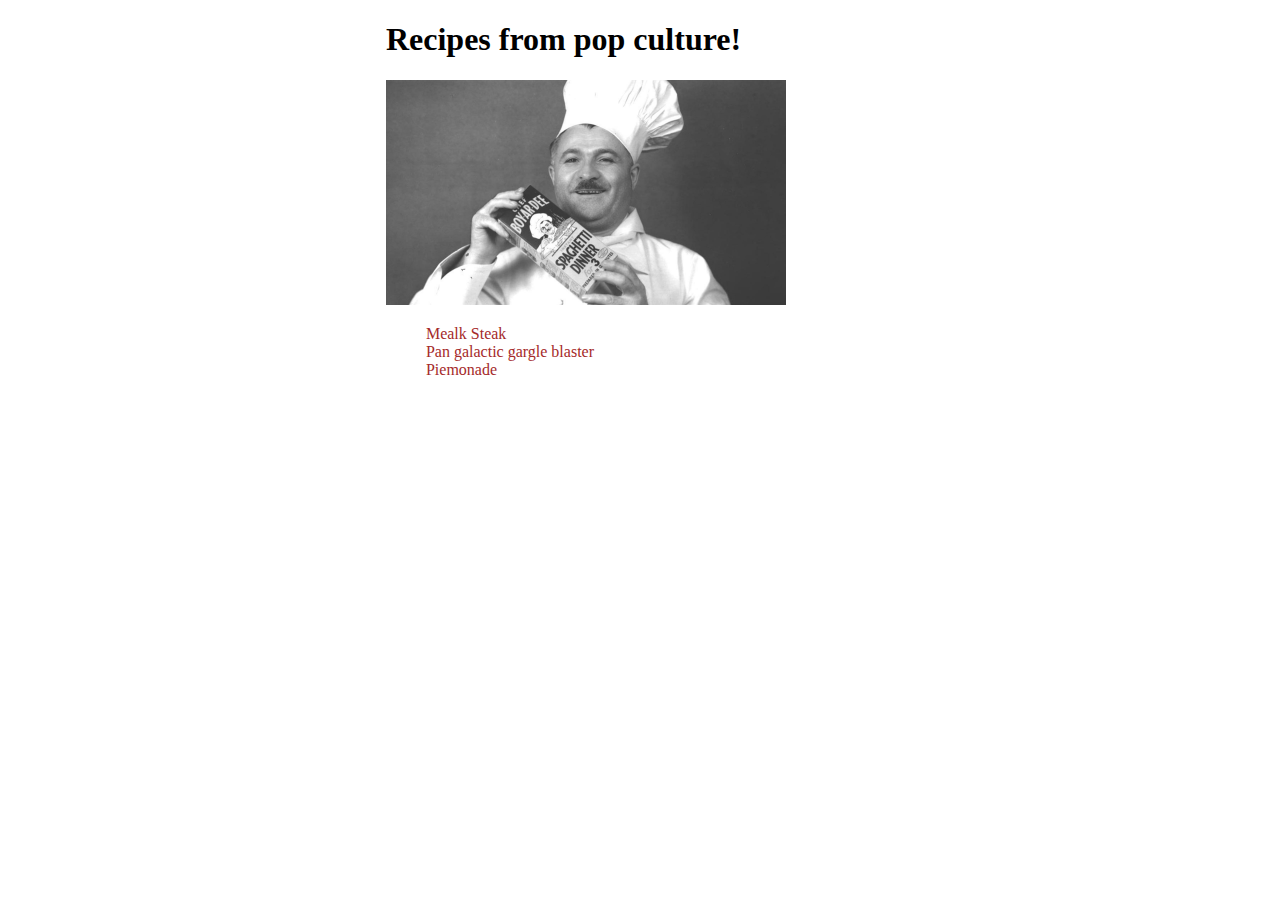
<file: index.html>
<!DOCTYPE html>
<html lang="en">

<head>
    <meta charset="UTF-8">
    <meta http-equiv="X-UA-Compatible" content="IE=edge">
    <meta name="viewport" content="width=device-width, initial-scale=1.0">
    <link rel="stylesheet" href="style.css">
    <title>Recipes from pop culture!</title>
</head>

<body>
    <div class="container">
        <h1>Recipes from pop culture!</h1>


        <img src="chef-boyardee.jpg" alt="chef-boyardee">
        <ul class="list">
            <li><a href="/recipes/meakstek.html">Mealk Steak</a></li>
            <li><a href="/recipes/pan.html">Pan galactic gargle blaster</a></li>
            <li><a href="/recipes/piemonade.html">Piemonade</a></li>
        </ul>
    </div>

</body>

</html>
</file>
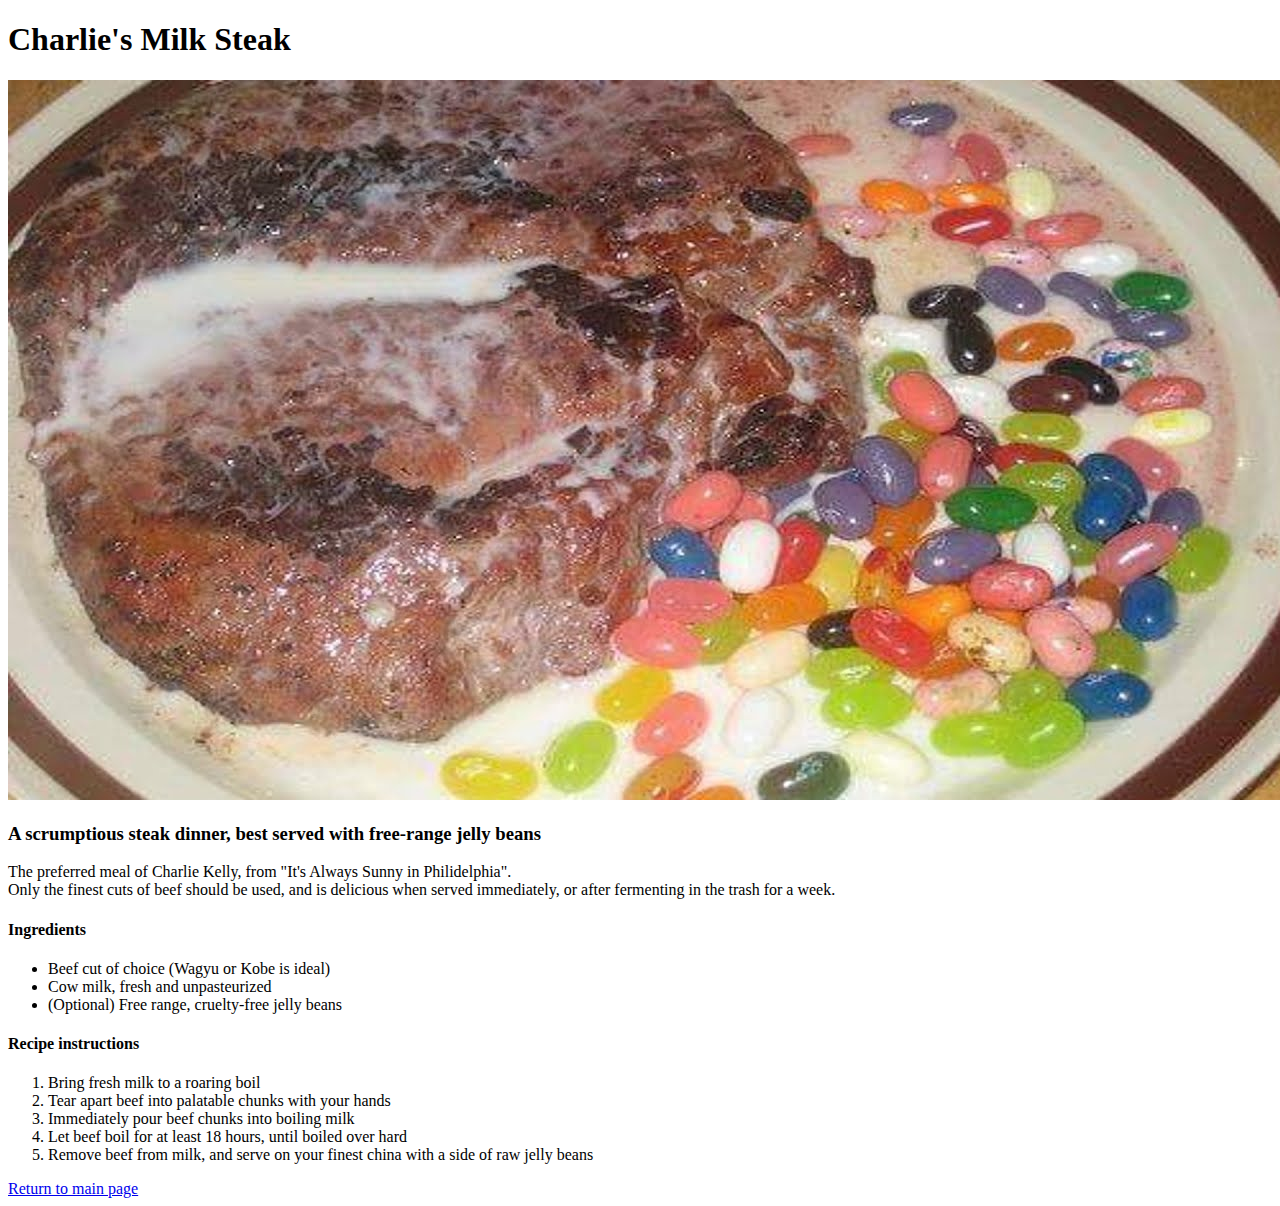
<file: recipes/meakstek.html>
<!DOCTYPE html>
<html lang="en">

<head>
    <meta charset="UTF-8">
    <meta http-equiv="X-UA-Compatible" content="IE=edge">
    <meta name="viewport" content="width=device-width, initial-scale=1.0">
    <title>Recipes</title>
</head>

<body>
    <h1>Charlie's Milk Steak</h1>
    <img src="milk-steak.jpg" alt="mealk-steak">
    <h3>A scrumptious steak dinner, best served with free-range jelly beans</h3>
    <p>The preferred meal of Charlie Kelly, from "It's Always Sunny in Philidelphia". <br>

        Only the finest cuts of beef should be used, and is delicious when served immediately, or after fermenting in
        the trash for a week.</p>
    <h4>Ingredients</h4>
    <ul>
        <li>Beef cut of choice (Wagyu or Kobe is ideal)</li>
        <li>Cow milk, fresh and unpasteurized</li>
        <li>(Optional) Free range, cruelty-free jelly beans</li>
    </ul>
    <h4>Recipe instructions</h4>
    <ol>
        <li>Bring fresh milk to a roaring boil</li>
        <li>Tear apart beef into palatable chunks with your hands</li>
        <li>Immediately pour beef chunks into boiling milk</li>
        <li>Let beef boil for at least 18 hours, until boiled over hard</li>
        <li>Remove beef from milk, and serve on your finest china with a side of raw jelly beans</li>
    </ol>
    <a href="/index.html">Return to main page</a>
</body>

</html>
</file>
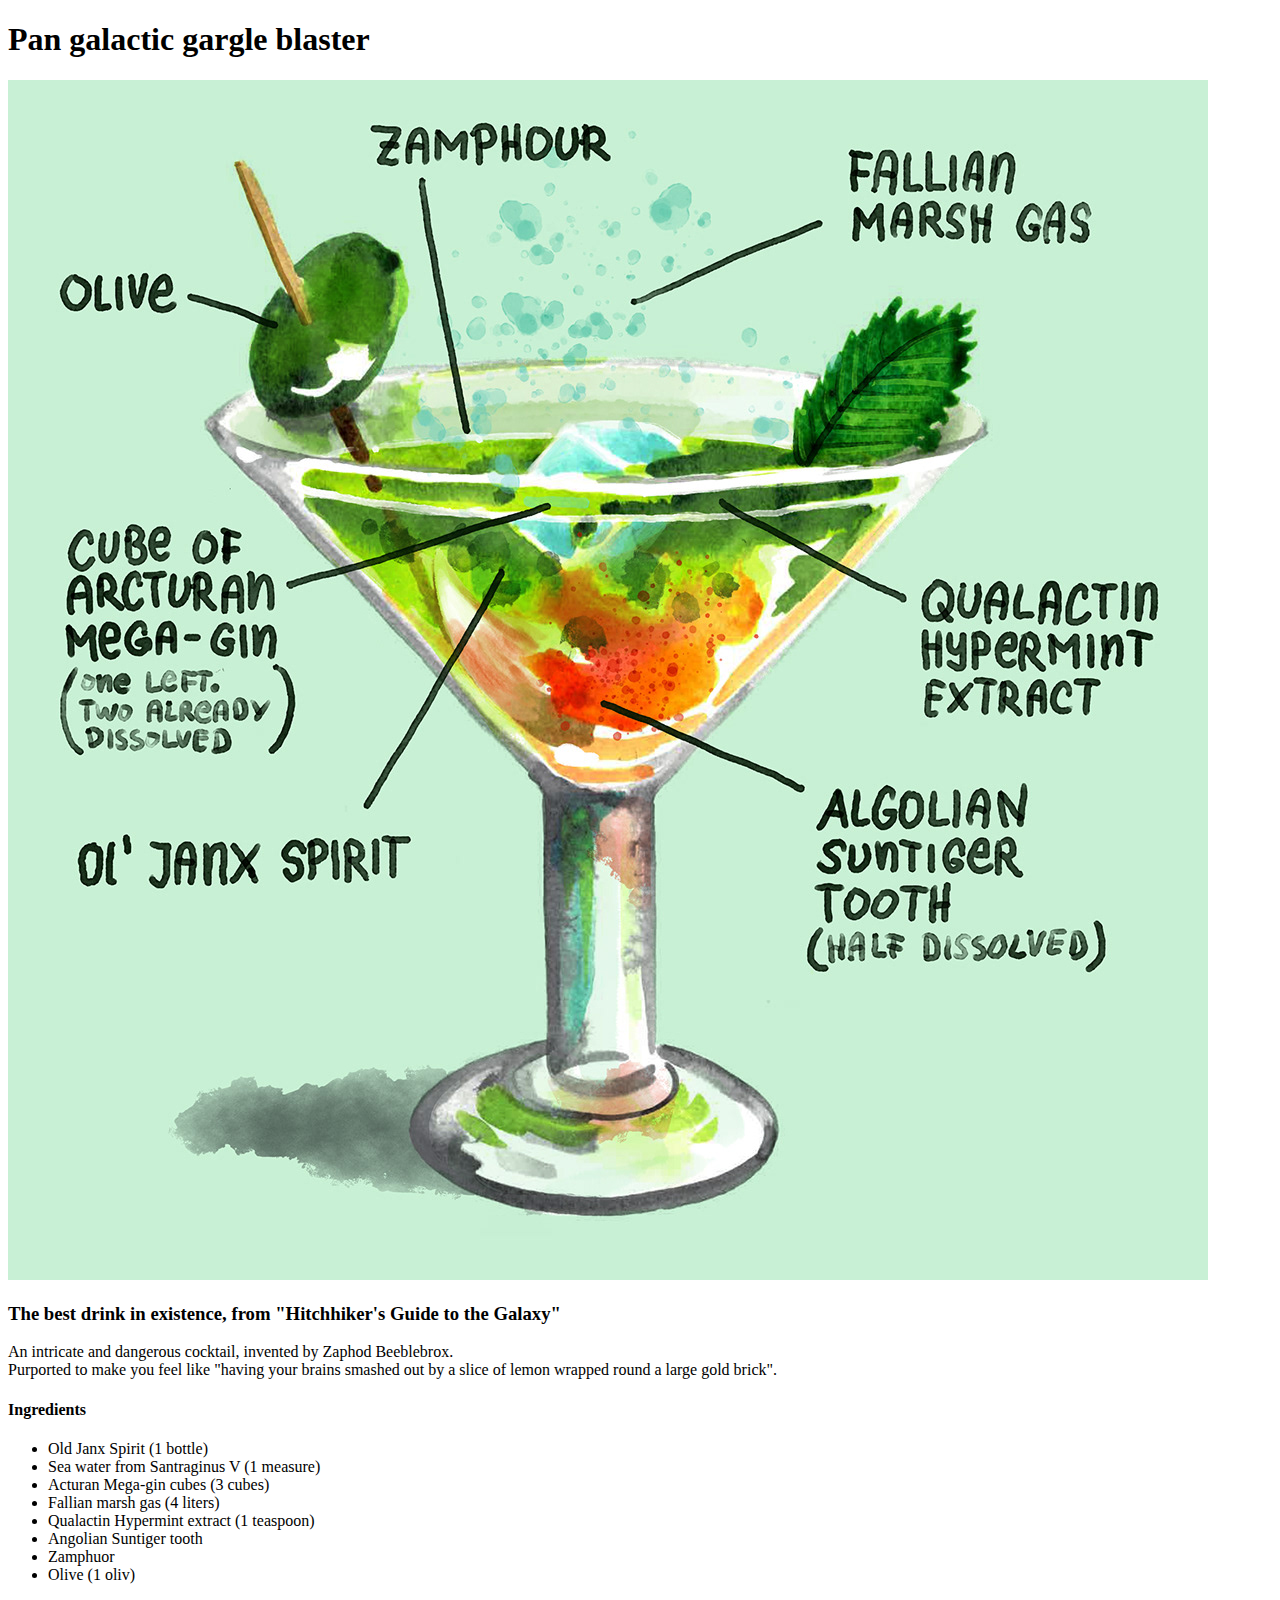
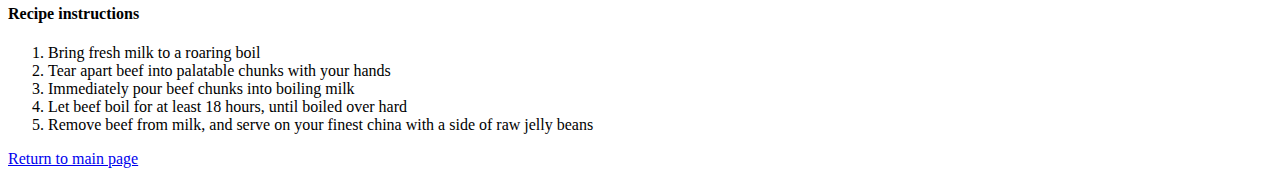
<file: recipes/pan.html>
<!DOCTYPE html>
<html lang="en">

<head>
    <meta charset="UTF-8">
    <meta http-equiv="X-UA-Compatible" content="IE=edge">
    <meta name="viewport" content="width=device-width, initial-scale=1.0">
    <title>Recipes</title>
</head>

<body>
    <h1>Pan galactic gargle blaster</h1>
    <img src="gargle-blaster.jpg" alt="mealk-steak">
    <h3>The best drink in existence, from "Hitchhiker's Guide to the Galaxy"</h3>
    <p>An intricate and dangerous cocktail, invented by Zaphod Beeblebrox. <br>

        Purported to make you feel like "having your brains smashed out by a slice of lemon wrapped round a large gold
        brick".</p>
    <h4>Ingredients</h4>
    <ul>
        <li>Old Janx Spirit (1 bottle)</li>
        <li>Sea water from Santraginus V (1 measure)</li>
        <li>Acturan Mega-gin cubes (3 cubes)</li>
        <li>Fallian marsh gas (4 liters)</li>
        <li>Qualactin Hypermint extract (1 teaspoon)</li>
        <li>Angolian Suntiger tooth</li>
        <li>Zamphuor</li>
        <li>Olive (1 oliv)</li>
    </ul>
    <h4>Recipe instructions</h4>
    <ol>
        <li>Bring fresh milk to a roaring boil</li>
        <li>Tear apart beef into palatable chunks with your hands</li>
        <li>Immediately pour beef chunks into boiling milk</li>
        <li>Let beef boil for at least 18 hours, until boiled over hard</li>
        <li>Remove beef from milk, and serve on your finest china with a side of raw jelly beans</li>
    </ol>
    <a href="/index.html">Return to main page</a>
</body>

</html>
</file>
<file: style.css>
ul {
    list-style-type: none;
}



a {
    text-decoration: none;
    color: brown;
}

.container {
    margin-left: 10cm;
    margin-right: 10cm;
    justify-content: center;
}

img {
    width: 400px;
}
</file>
